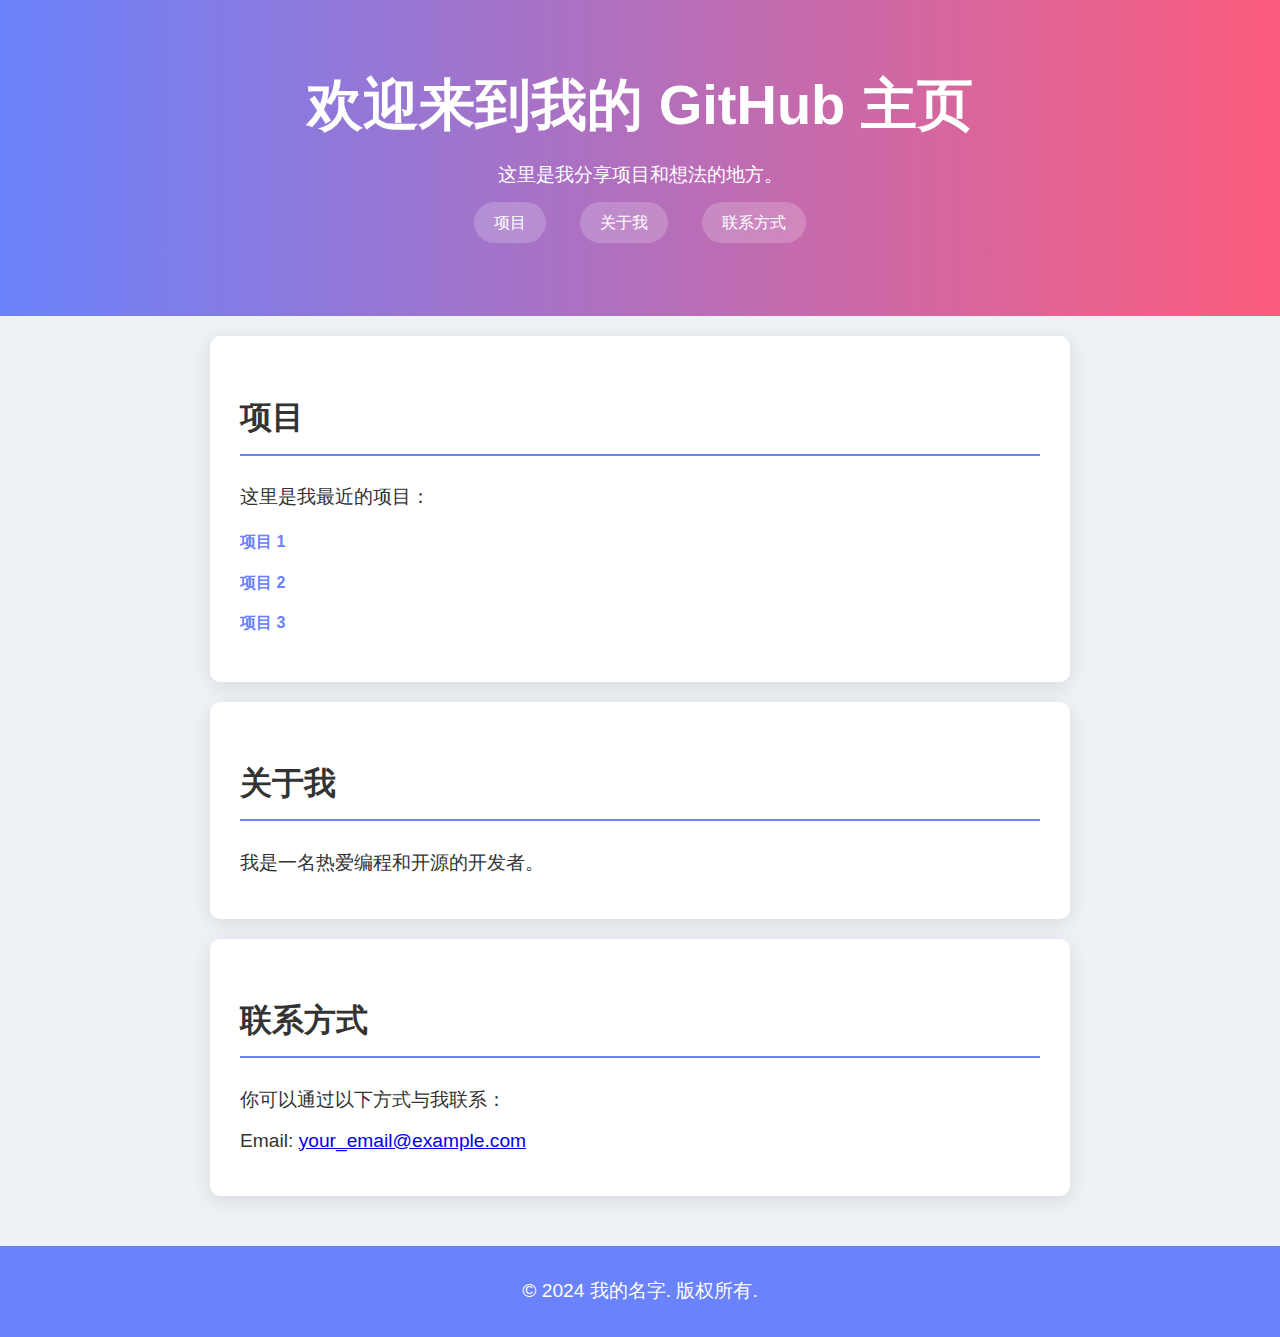
<file: index.html>
<!DOCTYPE html>
<html lang="zh">
<head>
    <meta charset="UTF-8">
    <meta name="viewport" content="width=device-width, initial-scale=1.0">
    <title>我的 GitHub 主页</title>
    <style>
        body {
            font-family: 'Arial', sans-serif;
            margin: 0;
            padding: 0;
            background-color: #eef1f5;
            color: #333;
            line-height: 1.6;
        }
        header {
            background: linear-gradient(90deg, #6a82fb, #fc5c7d);
            color: #fff;
            padding: 60px 0;
            text-align: center;
        }
        h1 {
            font-size: 3.5em;
            margin: 0;
        }
        p {
            font-size: 1.2em;
            margin: 10px 0;
        }
        nav {
            margin: 20px 0;
        }
        nav a {
            margin: 0 15px;
            text-decoration: none;
            color: #fff;
            padding: 12px 20px;
            border-radius: 25px;
            background-color: rgba(255, 255, 255, 0.2);
            transition: background 0.3s, transform 0.3s;
        }
        nav a:hover {
            background: rgba(255, 255, 255, 0.5);
            transform: scale(1.05);
        }
        section {
            margin: 20px auto;
            padding: 30px;
            background: #fff;
            border-radius: 10px;
            box-shadow: 0 4px 20px rgba(0, 0, 0, 0.1);
            max-width: 800px;
        }
        h2 {
            border-bottom: 2px solid #6a82fb;
            padding-bottom: 10px;
            font-size: 2em;
            color: #333;
        }
        footer {
            text-align: center;
            margin-top: 50px;
            padding: 20px 0;
            background: #6a82fb;
            color: #fff;
        }
        ul {
            list-style: none;
            padding: 0;
        }
        ul li {
            margin: 15px 0;
        }
        ul li a {
            color: #6a82fb;
            text-decoration: none;
            font-weight: bold;
            transition: color 0.3s;
        }
        ul li a:hover {
            color: #fc5c7d;
        }
        @media (max-width: 600px) {
            h1 {
                font-size: 2.5em;
            }
            h2 {
                font-size: 1.8em;
            }
            nav a {
                padding: 8px 15px;
            }
        }
    </style>
</head>
<body>
    <header>
        <h1>欢迎来到我的 GitHub 主页</h1>
        <p>这里是我分享项目和想法的地方。</p>
        <nav>
            <a href="#projects">项目</a>
            <a href="#about">关于我</a>
            <a href="#contact">联系方式</a>
        </nav>
    </header>

    <section id="projects">
        <h2>项目</h2>
        <p>这里是我最近的项目：</p>
        <ul>
            <li><a href="https://github.com/username/repo1">项目 1</a></li>
            <li><a href="https://github.com/username/repo2">项目 2</a></li>
            <li><a href="https://github.com/username/repo3">项目 3</a></li>
        </ul>
    </section>

    <section id="about">
        <h2>关于我</h2>
        <p>我是一名热爱编程和开源的开发者。</p>
    </section>

    <section id="contact">
        <h2>联系方式</h2>
        <p>你可以通过以下方式与我联系：</p>
        <p>Email: <a href="mailto:your_email@example.com">your_email@example.com</a></p>
    </section>

    <footer>
        <p>&copy; 2024 我的名字. 版权所有.</p>
    </footer>
</body>
</html>
</file>
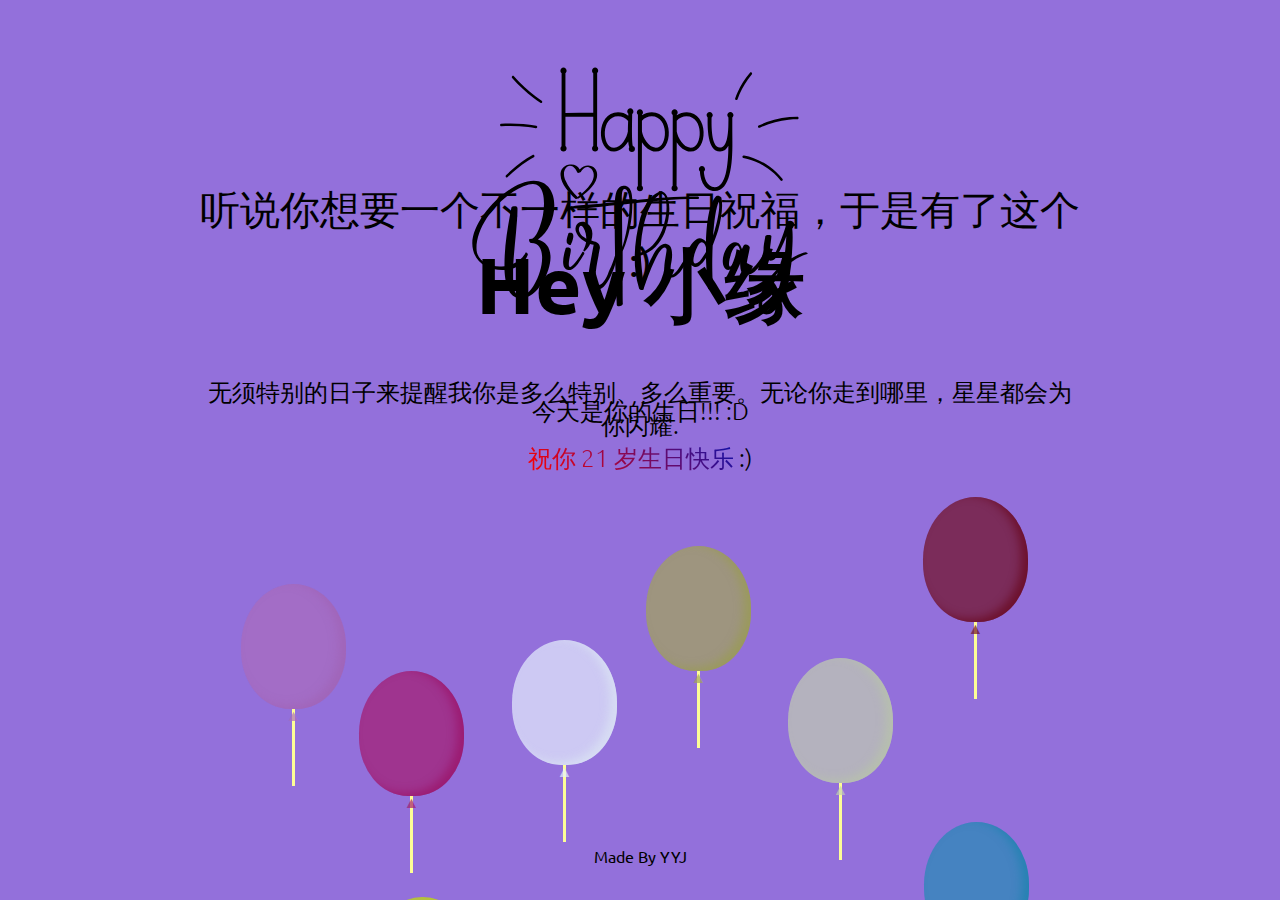
<file: XiaoYuan/index.html>
<!DOCTYPE html>
<html lang="en">

<head>
  <title>Happy Birthday</title>
  <meta charset="UTF-8">
  <meta http-equiv="X-UA-Compatible" content="IE=edge">
  <meta name="viewport" content="width=device-width, initial-scale=1.0">
  <link rel="stylesheet" href="style.css">
  <link rel="stylesheet" href="https://cdnjs.cloudflare.com/ajax/libs/animate.css/4.1.1/animate.min.css" />
</head>

<body>
  <div class="container">
    <div id="one" class="one">
      <h1>Hey
        <span id="name" class="name animate__delay-1s">小缘</span>
      </h1>
      <p class="two animate__delay-2s" id="greetingText">今天是你的生日!!! :D</p>
    </div>
    <div class="three animate__delay-5s">
      听说你想要一个不一样的生日祝福，于是有了这个 :)
    </div>
    <div class="wish" id="balloon-container">
      <img src="assets/01152 Happy Birthday.svg" class="wish-hbd animate__delay-5s center" alt="happy birthday">
      <br><br>
      <h5 class="wishText animate__delay-5s"><span id="wishText">无须特别的日子来提醒我你是多么特别、多么重要。无论你走到哪里，星星都会为你闪耀.</span><br><span id="gradient-text">祝你 21 岁<span
            id="seconds"></span>生日快乐</span> :)</h5>
    </div>
    <div class="buttons">
      <a title="Follow you">
        <span class="heart animate__delay-5s">Made By YYJ </span>
      </a>
      <a type="button" class="refresh-btn animate__delay-5s" onClick="refreshPage()"><img
          src="assets/icons8-refresh-30.png" style="width: 23px;height: 23px;" alt="Refresh" title="Refresh"></a>
    </div>
  </div>
</body>
<script type="application/javascript" src="main.js"></script>

</html>
</file>
<file: XiaoYuan/style.css>
@import url('https://fonts.googleapis.com/css2?family=Ubuntu&display=swap');
html {
    box-sizing: border-box;
}

body {
    margin: 0;
    background-color: mediumpurple;
    font-family: 'Ubuntu', sans-serif;
}

img {
    width: 500px;
    height: 400px;
}

a {
    text-decoration: none;
}

img.center {
    display: block;
    margin: 0 auto;
}

.animate__animated.animate__rotateIn {
    --animate-duration: 2s;
}
.animate__animated.animate__fadeInUpBig {
    --animate-delay: 2.5s;
}
.animate__animated.animate__fadeIn {
    --animate-delay: 2.8s;
}
.animate__animated.animate__bounceInLeft {
    --animate-delay: 3.5s;
}
.animate__animated.animate__heartBeat {
    --animate-delay: 3.7s;
    --animate-duration: 4s;
}
.animate__animated.animate__bounceIn {
    --animate-delay: 4.2s;
}
 
.invisible {
    opacity: 0;
}
.visible {
    opacity: 1;
}

.container {
    height: 100vh;
    width: 100vh;
    margin: 0 auto;
    text-align: center;
    position: relative;
    /* overflow: hidden; */
}
.container div.wish {
    top: 10vh;
    z-index: 1;
}
.container > div {
    position: absolute;
    left: 0;
    right: 0;
    top: 20vh;
}
  
.one {
    font-size: 2.5rem;
}
.two {
    font-size: 1.5rem;
    font-weight: lighter;
}
  
.three {
    font-size: 2.5rem;
    padding: 3px 5px;
    border-radius: 3px;
    display: inline-block;
}

#balloon-container {
    height: 100vh;
    top: 0vh;
    padding: 1em;
    box-sizing: border-box;
    display: flex;
    flex-wrap: wrap;
    overflow: hidden;
  }
  
  .balloon {
    height: 125px;
    width: 105px;
    border-radius: 75% 75% 70% 70%;
    position: relative;
  }
  
  .balloon:before {
    content: "";
    height: 75px;
    width: 1px;
    padding: 1px;
    background-color: #FDFD96;
    display: block;
    position: absolute;
    top: 125px;
    left: 0;
    right: 0;
    margin: auto;
  }
  
  .balloon:after {
      content: "▲";
      text-align: center;
      display: block;
      position: absolute;
      color: inherit;
      top: 120px;
      left: 0;
      right: 0;
      margin: auto;
  }
  
  @keyframes float {
    from {transform: translateY(100vh);
    opacity: 1;}
    to {transform: translateY(-300vh);
    opacity: 0;}
  }
/*
@keyframes rotate {
    from {
        transform: rotate(45deg);
    }
    to {
        transform: rotate(90deg);
    }
} */
.wish-hbd {
    height: 350px;
    position: relative;
    margin: 0;
    text-transform: uppercase;
  }
  
h5 {
    font-weight: lighter;
    font-size: 1.5rem;
    margin: 10px 0 0;
}

/* Remove `display: none` to use Refresh button and Count-up timer */
#seconds {
    display: none;
}

.refresh-btn {
    display: none;
    position: absolute;
    z-index: 5;
    height: 30px;
    width: 30px;
    cursor: pointer;
}

.container div.buttons {
    top: 94vh;
    z-index: 5;
}

#gradient-text {
    background-color: #ee1b1b;
    background-image: linear-gradient(45deg, #ff0000, #0d10aa);
    background-size: 100%;
    -webkit-background-clip: text;
    -moz-background-clip: text;
    -webkit-text-fill-color: transparent; 
    -moz-text-fill-color: transparent;
}

@media screen and (max-width: 500px) {
    .container {
      width: 90%;
    }
    .one {
        font-size: 2rem;
    }
    .three {
        font-size: 2.1rem;
    }
    .four {
      width: 90%;
    }
    .wish-hbd {
        font-size: 1.8rem;
      }
    
    h5 {
        font-size: 1.3rem;
      }
    img {
        width: 300px;
        height: 200px;
    }
    .refresh-btn {
        display: none;
    }
}
</file>
